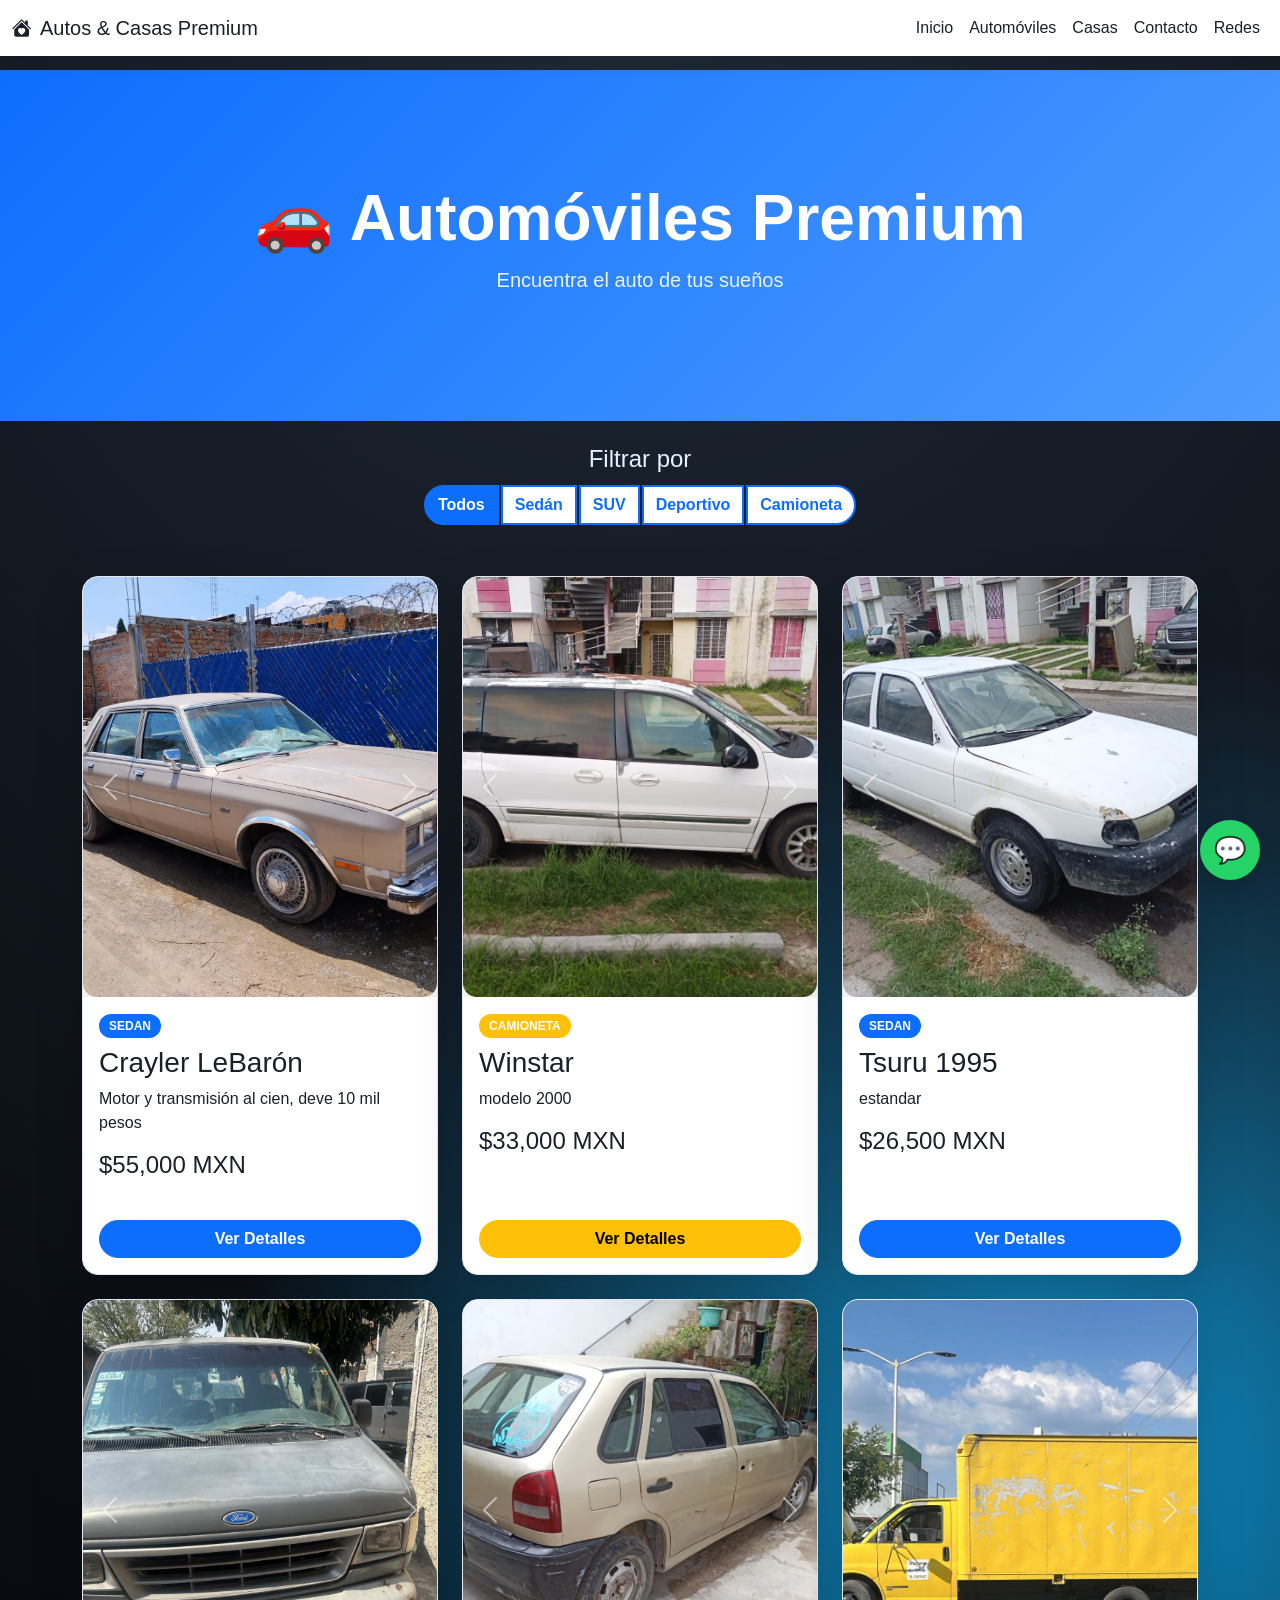
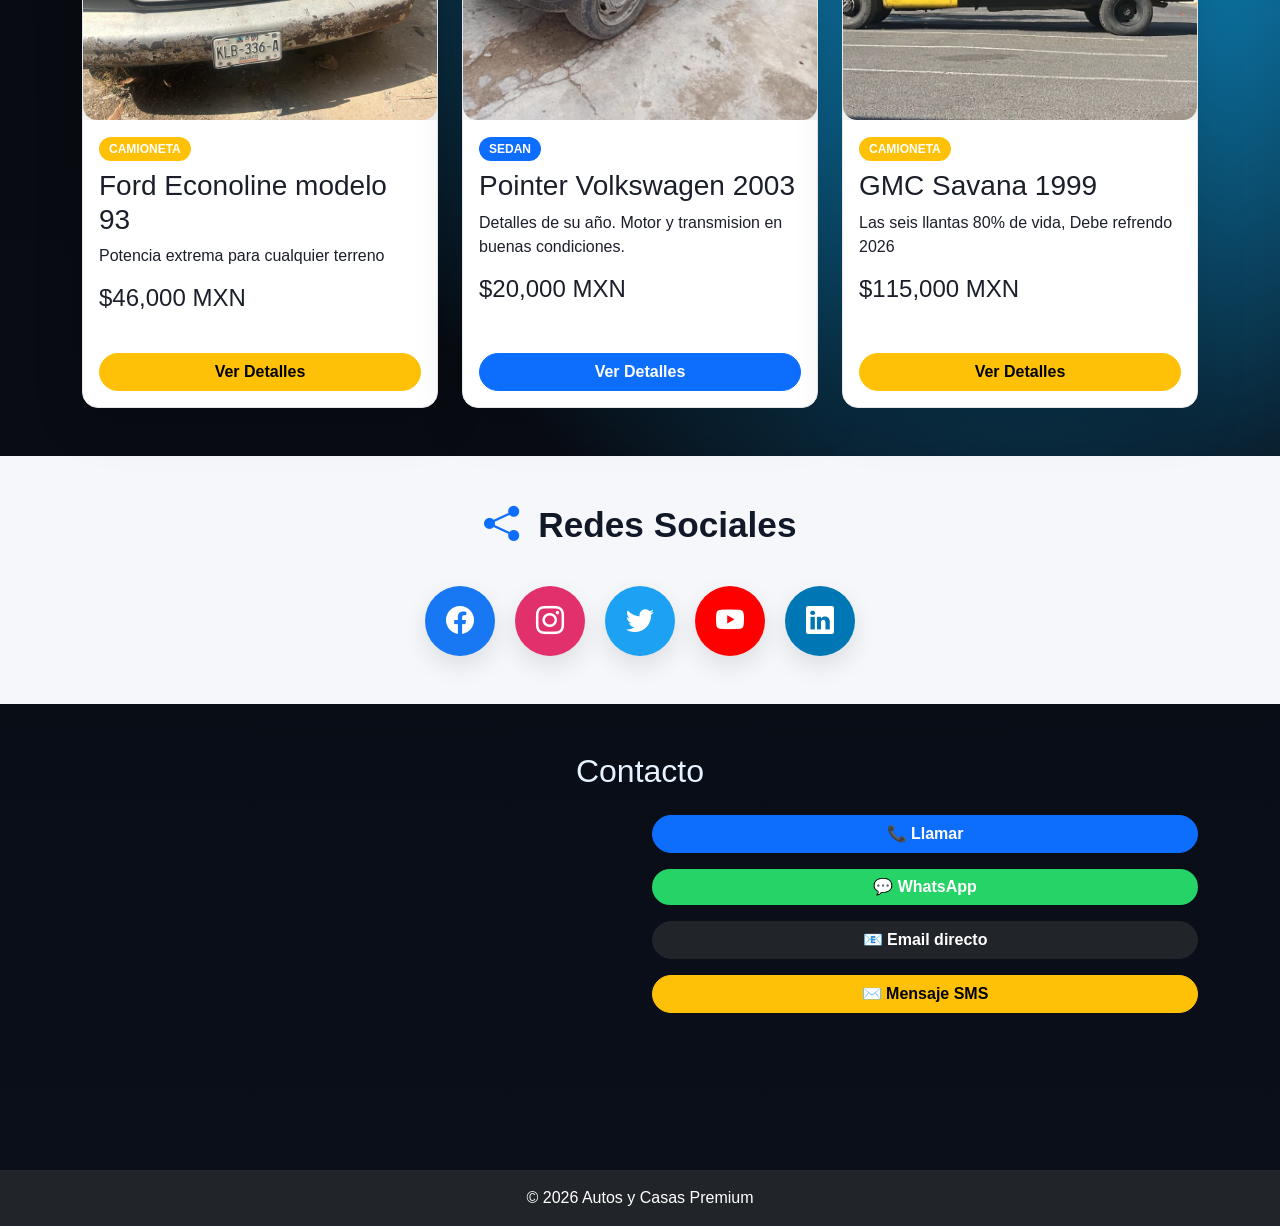
<file: index.html>
<!DOCTYPE html>
<html lang="es">
<head>
<meta charset="UTF-8">
<meta name="viewport" content="width=device-width, initial-scale=1.0">

<title>Automóviles - Autos y Casas Premium</title>

<link href="https://cdn.jsdelivr.net/npm/bootstrap@5.3.0/dist/css/bootstrap.min.css" rel="stylesheet">
<link href="https://cdn.jsdelivr.net/npm/bootstrap-icons@1.10.0/font/bootstrap-icons.css" rel="stylesheet">

<link rel="stylesheet" href="styles.css">
</head>

<body>

<!-- NAV -->
<nav class="navbar navbar-expand-lg navbar-dark bg-dark fixed-top">
    <div class="container-fluid">

        <a class="navbar-brand" href="index.html">
            <i class="bi bi-house-heart-fill me-2"></i>Autos & Casas Premium
        </a>

        <button class="navbar-toggler" type="button" data-bs-toggle="collapse" data-bs-target="#navbarNav">
            <span class="navbar-toggler-icon"></span>
        </button>

        <div class="collapse navbar-collapse" id="navbarNav">
            <ul class="navbar-nav ms-auto">

                <li class="nav-item">
                    <a class="nav-link" href="index.html">Inicio</a>
                </li>

                <li class="nav-item">
                    <a class="nav-link active" href="automoviles.html">Automóviles</a>
                </li>

                <li class="nav-item">
                    <a class="nav-link" href="casas.html">Casas</a>
                </li>

                <li class="nav-item">
                    <a class="nav-link" href="#contacto">Contacto</a>
                </li>

                <li class="nav-item">
                    <a class="nav-link" href="#redes">Redes</a>
                </li>

            </ul>
        </div>

    </div>
</nav>

<!-- HEADER -->
<div class="page-header autos-header">
  <div class="overlay">
    <div class="container">
      <h1 class="display-3 fw-bold">🚗 Automóviles Premium</h1>
      <p class="lead">Encuentra el auto de tus sueños</p>
    </div>
  </div>
</div>

<!-- FILTRO -->
<div class="container my-4">
  <div class="text-center">

    <h4>Filtrar por</h4>

    <div class="btn-group" id="filterGroup">
      <button class="btn btn-outline-primary active" data-filter="todos">Todos</button>
      <button class="btn btn-outline-primary" data-filter="sedan">Sedán</button>
      <button class="btn btn-outline-primary" data-filter="suv">SUV</button>
      <button class="btn btn-outline-primary" data-filter="deportivo">Deportivo</button>
      <button class="btn btn-outline-primary" data-filter="camioneta">Camioneta</button>
    </div>

  </div>
</div>

<!-- GALERÍA -->
<div class="container my-5">
  <div class="row g-4" id="galeriaAutos"></div>
</div>



  <!-- ===================== REDES ===================== -->
<section id="redes" class="social-section py-5">
  <div class="container text-center">

    <h2 class="section-title">
      <i class="bi bi-share-fill"></i> Redes Sociales
    </h2>

    <div class="social-grid">

      <a href="https://facebook.com" target="_blank" class="social-btn facebook">
        <i class="bi bi-facebook"></i>
      </a>

      <a href="https://instagram.com" target="_blank" class="social-btn instagram">
        <i class="bi bi-instagram"></i>
      </a>

      <a href="https://twitter.com" target="_blank" class="social-btn twitter">
        <i class="bi bi-twitter"></i>
      </a>

      <a href="https://youtube.com" target="_blank" class="social-btn youtube">
        <i class="bi bi-youtube"></i>
      </a>

      <a href="https://linkedin.com" target="_blank" class="social-btn linkedin">
        <i class="bi bi-linkedin"></i>
      </a>

    </div>

  </div>
</section>



<!-- CONTACTO COMPLETO RESTAURADO -->
<section id="contacto" class="py-5">

  <div class="container">
    <h2 class="text-center mb-4">Contacto</h2>

    <div class="row g-4">

      <div class="col-lg-6">
        <iframe
          src="https://www.google.com/maps/embed?pb=!1m18..."
          width="100%" height="300" style="border:0;">
        </iframe>
      </div>

      <div class="col-lg-6">

        <div class="d-grid gap-3">

          <!-- TELÉFONO -->
          <a href="tel:+525512345678" class="btn btn-primary">
            📞 Llamar
          </a>

          <!-- WHATSAPP -->
          <a href="https://wa.me/525512345678" class="btn btn-success">
            💬 WhatsApp
          </a>

          <!-- EMAIL (RESTAURADO) -->
          <a href="mailto:ventas@autos.com" class="btn btn-dark">
            📧 Email directo
          </a>

          <!-- MENSAJE DIRECTO -->
          <a href="sms:+525512345678" class="btn btn-warning">
            ✉️ Mensaje SMS
          </a>

        </div>

      </div>

    </div>
  </div>

</section>

<!-- FOOTER -->
<footer class="bg-dark text-white text-center py-3">
  <p class="mb-0">© 2026 Autos y Casas Premium</p>
</footer>

<!-- WHATSAPP FLOAT -->
<a href="https://wa.me/525512345678" class="whatsapp-float">💬</a>

<!-- JS -->
<script src="https://cdn.jsdelivr.net/npm/bootstrap@5.3.0/dist/js/bootstrap.bundle.min.js"></script>
<script src="../js/main.js"></script>

</body>
</html>
</file>
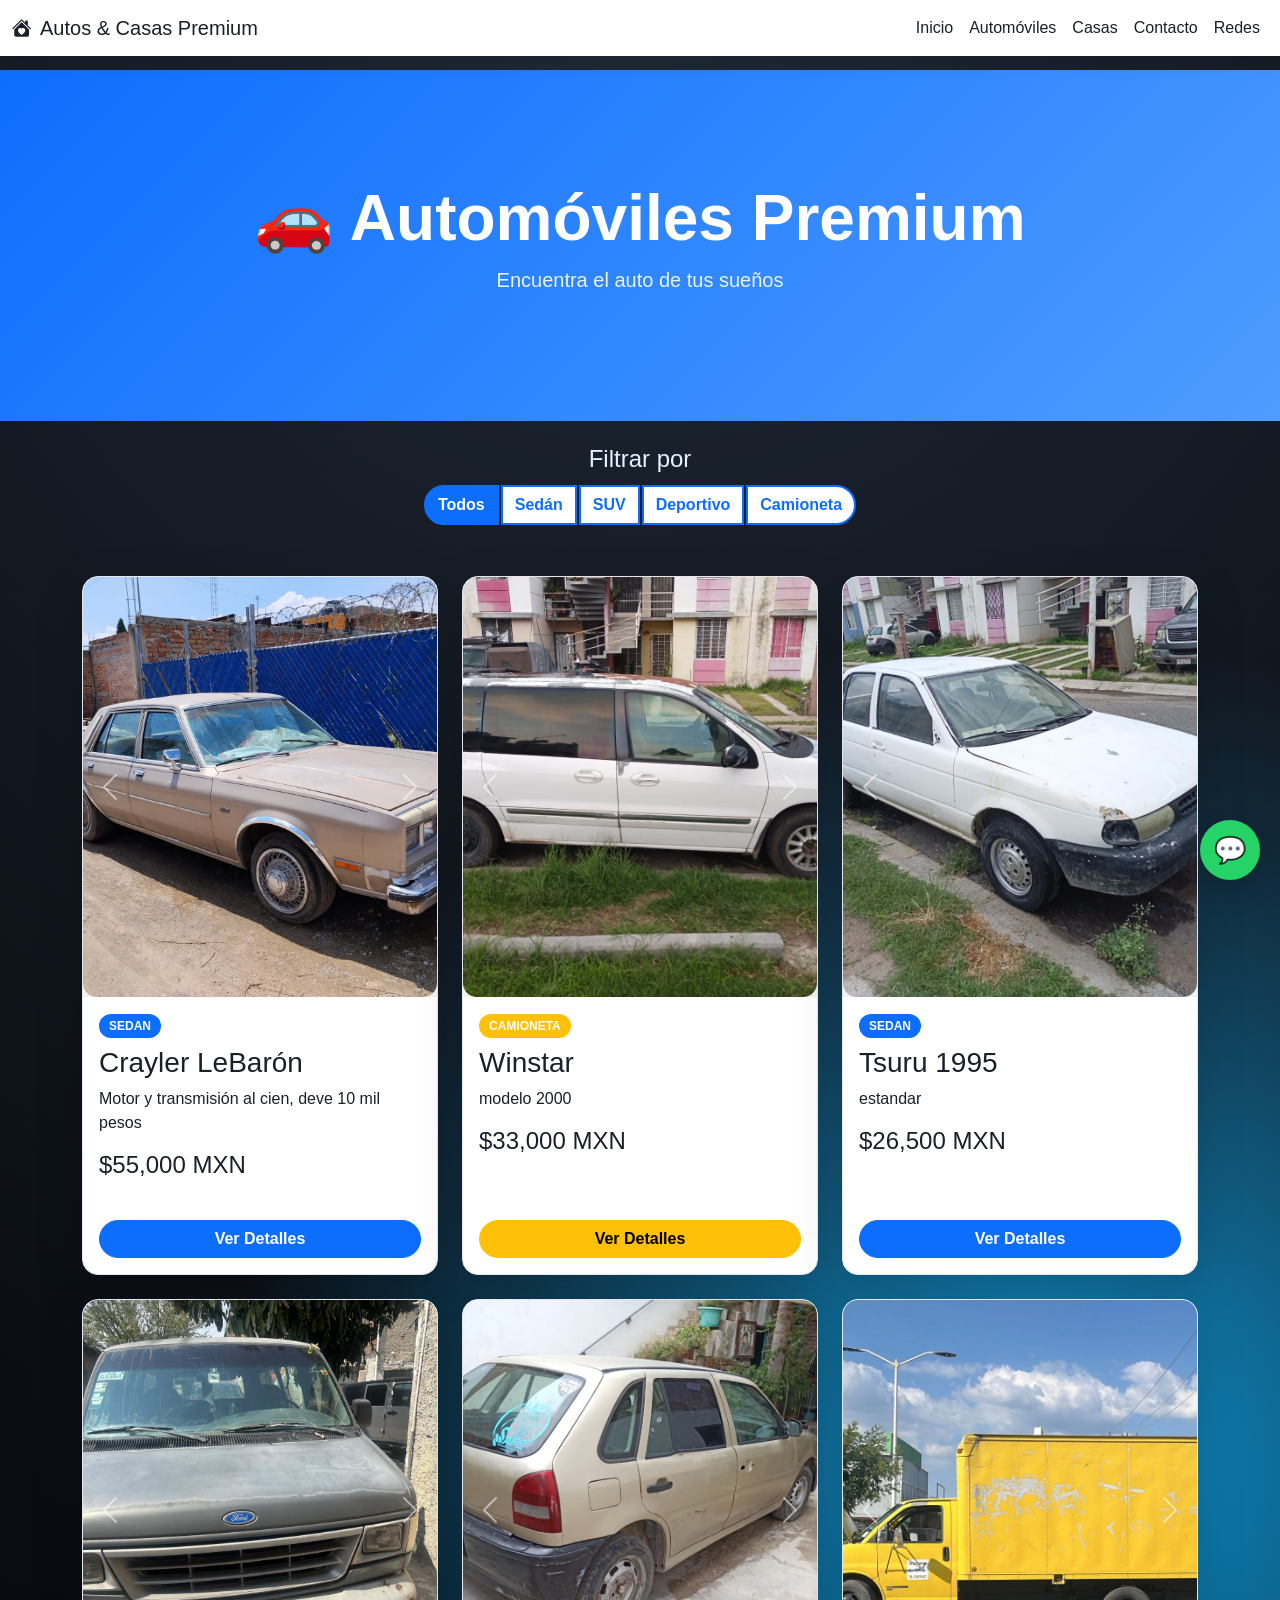
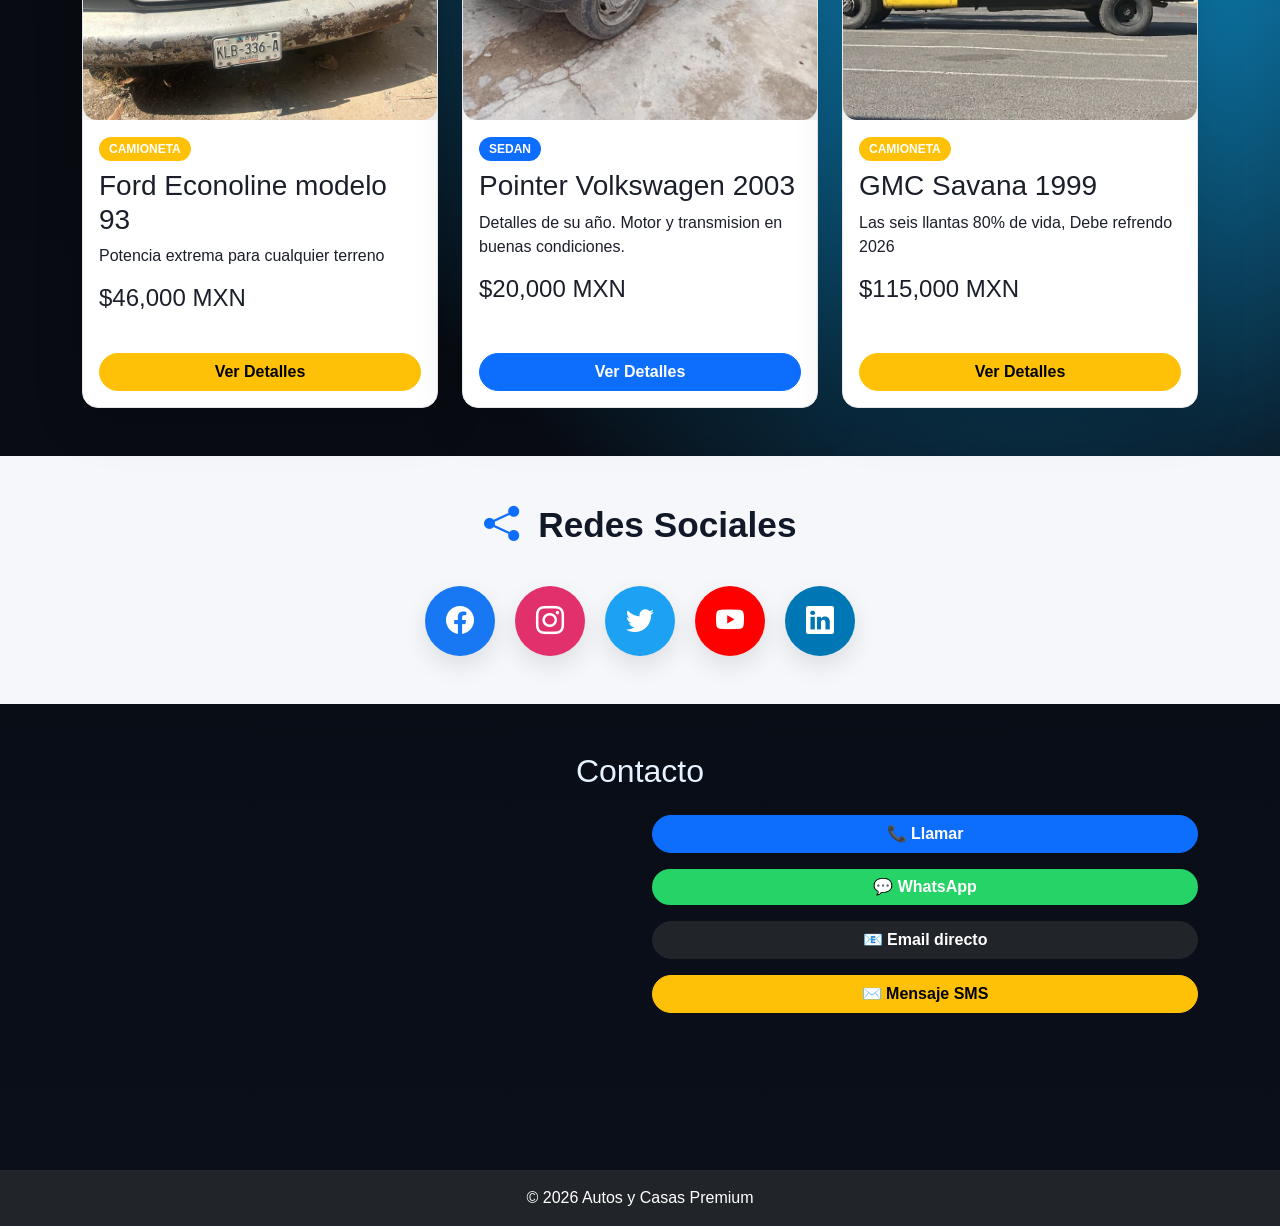
<file: pages/index.html>
<!DOCTYPE html>
<html lang="es">
<head>
<meta charset="UTF-8">
<meta name="viewport" content="width=device-width, initial-scale=1.0">

<title>Automóviles - Autos y Casas Premium</title>

<link href="https://cdn.jsdelivr.net/npm/bootstrap@5.3.0/dist/css/bootstrap.min.css" rel="stylesheet">
<link href="https://cdn.jsdelivr.net/npm/bootstrap-icons@1.10.0/font/bootstrap-icons.css" rel="stylesheet">

<link rel="stylesheet" href="../css/styles.css">
</head>

<body>

<!-- NAV -->
<nav class="navbar navbar-expand-lg navbar-dark bg-dark fixed-top">
    <div class="container-fluid">

        <a class="navbar-brand" href="../index.html">
            <i class="bi bi-house-heart-fill me-2"></i>Autos & Casas Premium
        </a>

        <button class="navbar-toggler" type="button" data-bs-toggle="collapse" data-bs-target="#navbarNav">
            <span class="navbar-toggler-icon"></span>
        </button>

        <div class="collapse navbar-collapse" id="navbarNav">
            <ul class="navbar-nav ms-auto">

                <li class="nav-item">
                    <a class="nav-link" href="../index.html">Inicio</a>
                </li>

                <li class="nav-item">
                    <a class="nav-link active" href="automoviles.html">Automóviles</a>
                </li>

                <li class="nav-item">
                    <a class="nav-link" href="casas.html">Casas</a>
                </li>

                <li class="nav-item">
                    <a class="nav-link" href="#contacto">Contacto</a>
                </li>

                <li class="nav-item">
                    <a class="nav-link" href="#redes">Redes</a>
                </li>

            </ul>
        </div>

    </div>
</nav>

<!-- HEADER -->
<div class="page-header autos-header">
  <div class="overlay">
    <div class="container">
      <h1 class="display-3 fw-bold">🚗 Automóviles Premium</h1>
      <p class="lead">Encuentra el auto de tus sueños</p>
    </div>
  </div>
</div>

<!-- FILTRO -->
<div class="container my-4">
  <div class="text-center">

    <h4>Filtrar por</h4>

    <div class="btn-group" id="filterGroup">
      <button class="btn btn-outline-primary active" data-filter="todos">Todos</button>
      <button class="btn btn-outline-primary" data-filter="sedan">Sedán</button>
      <button class="btn btn-outline-primary" data-filter="suv">SUV</button>
      <button class="btn btn-outline-primary" data-filter="deportivo">Deportivo</button>
      <button class="btn btn-outline-primary" data-filter="camioneta">Camioneta</button>
    </div>

  </div>
</div>

<!-- GALERÍA -->
<div class="container my-5">
  <div class="row g-4" id="galeriaAutos"></div>
</div>



  <!-- ===================== REDES ===================== -->
<section id="redes" class="social-section py-5">
  <div class="container text-center">

    <h2 class="section-title">
      <i class="bi bi-share-fill"></i> Redes Sociales
    </h2>

    <div class="social-grid">

      <a href="https://facebook.com" target="_blank" class="social-btn facebook">
        <i class="bi bi-facebook"></i>
      </a>

      <a href="https://instagram.com" target="_blank" class="social-btn instagram">
        <i class="bi bi-instagram"></i>
      </a>

      <a href="https://twitter.com" target="_blank" class="social-btn twitter">
        <i class="bi bi-twitter"></i>
      </a>

      <a href="https://youtube.com" target="_blank" class="social-btn youtube">
        <i class="bi bi-youtube"></i>
      </a>

      <a href="https://linkedin.com" target="_blank" class="social-btn linkedin">
        <i class="bi bi-linkedin"></i>
      </a>

    </div>

  </div>
</section>



<!-- CONTACTO COMPLETO RESTAURADO -->
<section id="contacto" class="py-5">

  <div class="container">
    <h2 class="text-center mb-4">Contacto</h2>

    <div class="row g-4">

      <div class="col-lg-6">
        <iframe
          src="https://www.google.com/maps/embed?pb=!1m18..."
          width="100%" height="300" style="border:0;">
        </iframe>
      </div>

      <div class="col-lg-6">

        <div class="d-grid gap-3">

          <!-- TELÉFONO -->
          <a href="tel:+525512345678" class="btn btn-primary">
            📞 Llamar
          </a>

          <!-- WHATSAPP -->
          <a href="https://wa.me/525512345678" class="btn btn-success">
            💬 WhatsApp
          </a>

          <!-- EMAIL (RESTAURADO) -->
          <a href="mailto:ventas@autos.com" class="btn btn-dark">
            📧 Email directo
          </a>

          <!-- MENSAJE DIRECTO -->
          <a href="sms:+525512345678" class="btn btn-warning">
            ✉️ Mensaje SMS
          </a>

        </div>

      </div>

    </div>
  </div>

</section>

<!-- FOOTER -->
<footer class="bg-dark text-white text-center py-3">
  <p class="mb-0">© 2026 Autos y Casas Premium</p>
</footer>

<!-- WHATSAPP FLOAT -->
<a href="https://wa.me/525512345678" class="whatsapp-float">💬</a>

<!-- JS -->
<script src="https://cdn.jsdelivr.net/npm/bootstrap@5.3.0/dist/js/bootstrap.bundle.min.js"></script>
<script src="../js/main.js"></script>

</body>
</html>
</file>
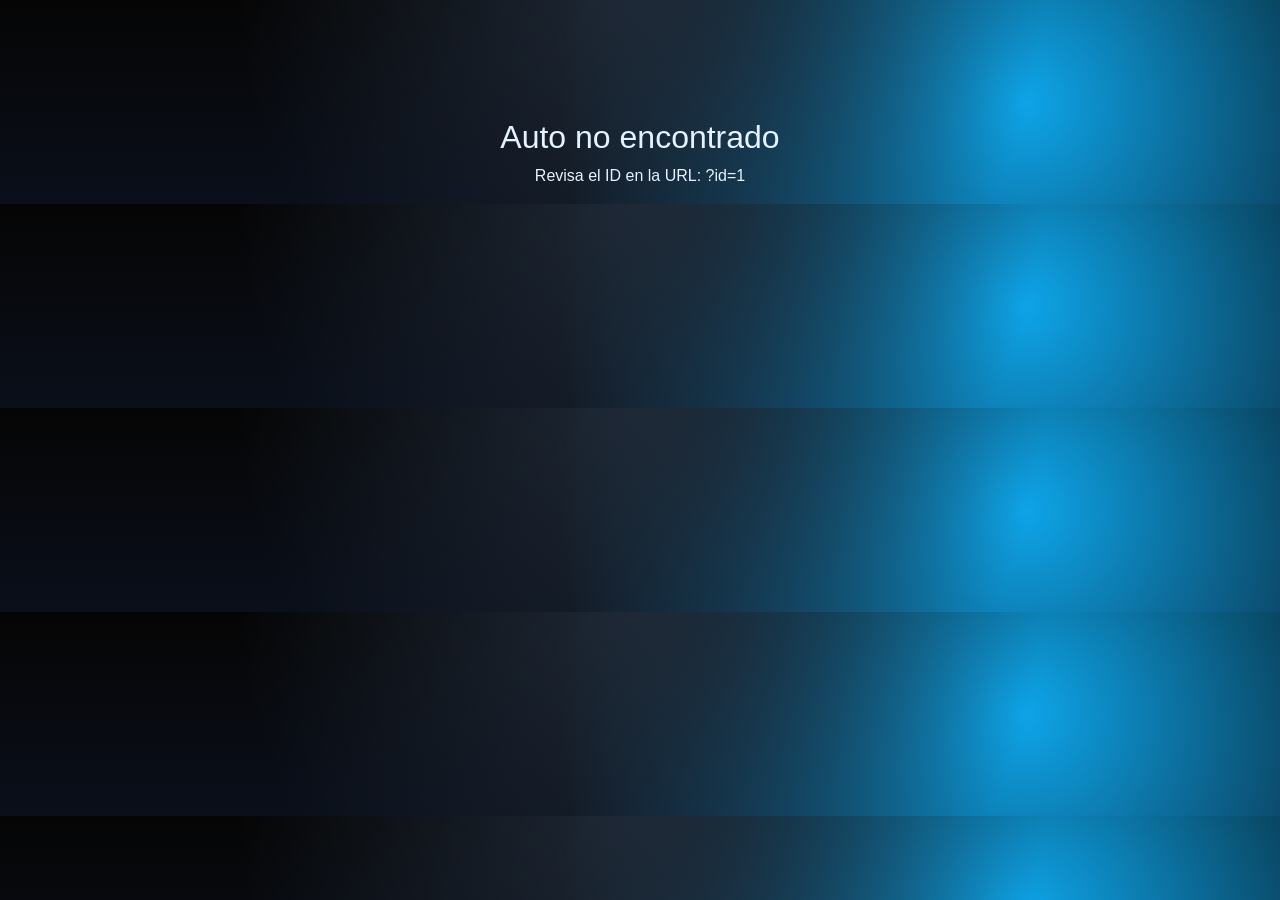
<file: auto7.html>
<!DOCTYPE html>
<html lang="es">
<head>
<meta charset="UTF-8">
<meta name="viewport" content="width=device-width, initial-scale=1.0">

<title>Detalle Auto</title>

<link href="https://cdn.jsdelivr.net/npm/bootstrap@5.3.0/dist/css/bootstrap.min.css" rel="stylesheet">
<link href="https://cdn.jsdelivr.net/npm/bootstrap-icons@1.10.0/font/bootstrap-icons.css" rel="stylesheet">

<link rel="stylesheet" href="styles.css">
</head>

<body>

<!-- NAV -->
<nav class="navbar navbar-light bg-white shadow-sm">
  <div class="container">
    <a href="index.html">← Volver</a>
  </div>
</nav>

<div class="container my-5">

  <div class="row g-5">

    <!-- IZQUIERDA -->
    <div class="col-lg-7">

      <div id="carouselAuto" class="carousel slide">
        <div class="carousel-inner" id="carouselInner"></div>

        <button class="carousel-control-prev" type="button" data-bs-target="#carouselAuto" data-bs-slide="prev">
          <span class="carousel-control-prev-icon"></span>
        </button>

        <button class="carousel-control-next" type="button" data-bs-target="#carouselAuto" data-bs-slide="next">
          <span class="carousel-control-next-icon"></span>
        </button>
      </div>

    </div>

    <!-- DERECHA -->
    <div class="col-lg-5">

      <h1 id="titulo"></h1>

      <p class="precio" id="precio"></p>

      <p id="descripcion"></p>

      <div class="d-grid gap-3">

        <a id="whatsapp" class="btn btn-success btn-custom">
          WhatsApp
        </a>

        <button class="btn btn-outline-primary btn-custom">
          Más info
        </button>

      </div>

      <div class="row g-3 mt-3" id="specs"></div>

    </div>

  </div>

  <!-- GALERÍA -->
  <div class="mt-5">
    <h4>Galería</h4>
    <div class="galeria-grid" id="galeria"></div>
  </div>

  <!-- FICHA -->
  <div class="mt-5">
    <h2>Ficha Técnica</h2>
    <div class="ficha-grid" id="ficha"></div>
  </div>

</div>

<!-- MODAL -->
<div class="modal-img" onclick="closeImg()" id="modal">
  <img id="img">
</div>

<!-- WHATSAPP FLOTANTE -->
<a class="whatsapp" href="https://wa.me/525512345678">💬</a>

<script src="https://cdn.jsdelivr.net/npm/bootstrap@5.3.0/dist/js/bootstrap.bundle.min.js"></script>

<script src="../js/car-detail.js"></script>

</body>
</html>
</file>
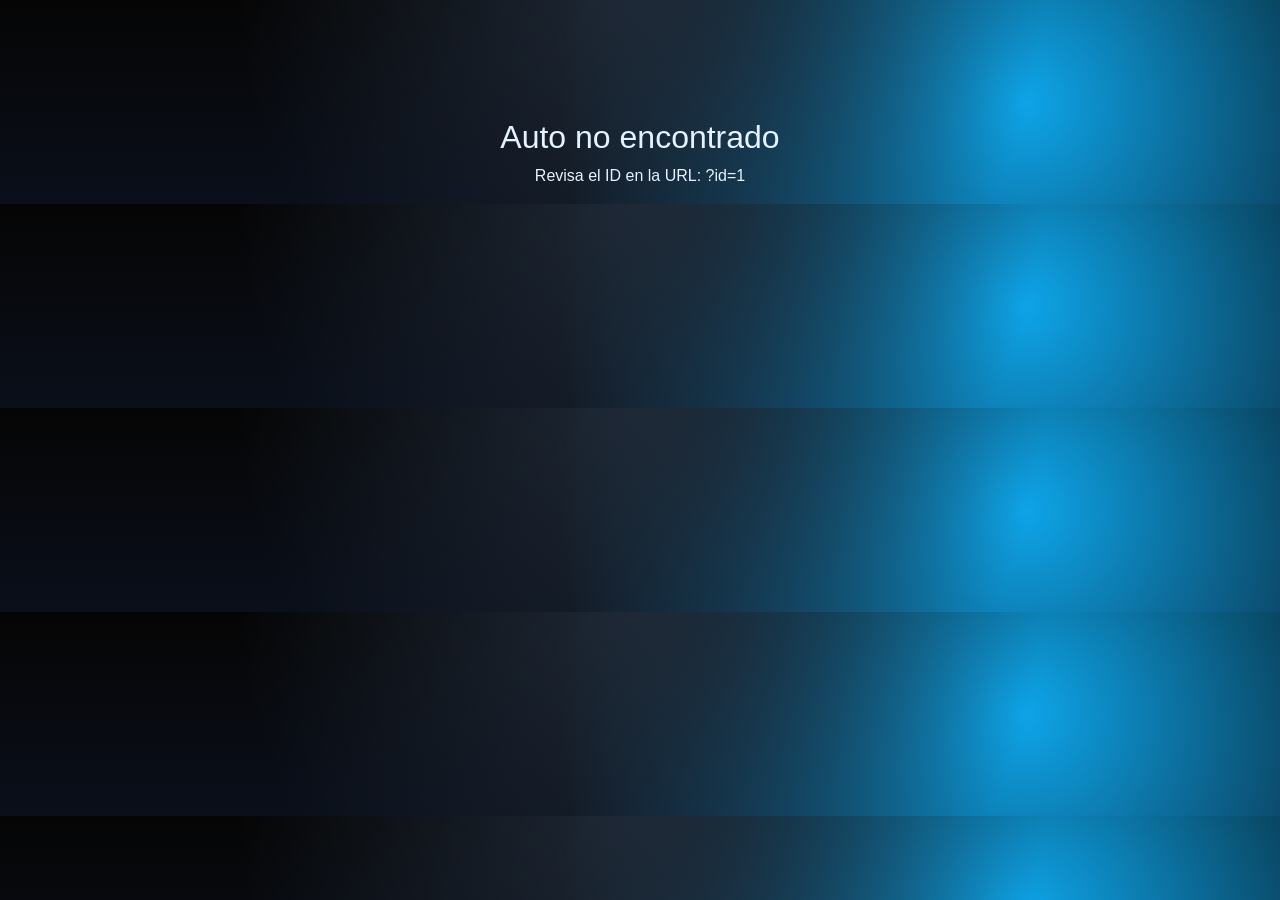
<file: pages/auto7.html>
<!DOCTYPE html>
<html lang="es">
<head>
<meta charset="UTF-8">
<meta name="viewport" content="width=device-width, initial-scale=1.0">

<title>Detalle Auto</title>

<link href="https://cdn.jsdelivr.net/npm/bootstrap@5.3.0/dist/css/bootstrap.min.css" rel="stylesheet">
<link href="https://cdn.jsdelivr.net/npm/bootstrap-icons@1.10.0/font/bootstrap-icons.css" rel="stylesheet">

<link rel="stylesheet" href="../css/styles.css">
</head>

<body>

<!-- NAV -->
<nav class="navbar navbar-light bg-white shadow-sm">
  <div class="container">
    <a href="index.html">← Volver</a>
  </div>
</nav>

<div class="container my-5">

  <div class="row g-5">

    <!-- IZQUIERDA -->
    <div class="col-lg-7">

      <div id="carouselAuto" class="carousel slide">
        <div class="carousel-inner" id="carouselInner"></div>

        <button class="carousel-control-prev" type="button" data-bs-target="#carouselAuto" data-bs-slide="prev">
          <span class="carousel-control-prev-icon"></span>
        </button>

        <button class="carousel-control-next" type="button" data-bs-target="#carouselAuto" data-bs-slide="next">
          <span class="carousel-control-next-icon"></span>
        </button>
      </div>

    </div>

    <!-- DERECHA -->
    <div class="col-lg-5">

      <h1 id="titulo"></h1>

      <p class="precio" id="precio"></p>

      <p id="descripcion"></p>

      <div class="d-grid gap-3">

        <a id="whatsapp" class="btn btn-success btn-custom">
          WhatsApp
        </a>

        <button class="btn btn-outline-primary btn-custom">
          Más info
        </button>

      </div>

      <div class="row g-3 mt-3" id="specs"></div>

    </div>

  </div>

  <!-- GALERÍA -->
  <div class="mt-5">
    <h4>Galería</h4>
    <div class="galeria-grid" id="galeria"></div>
  </div>

  <!-- FICHA -->
  <div class="mt-5">
    <h2>Ficha Técnica</h2>
    <div class="ficha-grid" id="ficha"></div>
  </div>

</div>

<!-- MODAL -->
<div class="modal-img" onclick="closeImg()" id="modal">
  <img id="img">
</div>

<!-- WHATSAPP FLOTANTE -->
<a class="whatsapp" href="https://wa.me/525512345678">💬</a>

<script src="https://cdn.jsdelivr.net/npm/bootstrap@5.3.0/dist/js/bootstrap.bundle.min.js"></script>

<script src="../js/car-detail.js"></script>

</body>
</html>
</file>
<file: styles.css>
/* =========================
   BASE GENERAL (CLARO)
========================= */
body {
  background: #f5f7fb;
  color: #1b1f2a;
  font-family: 'Segoe UI', sans-serif;
  padding-top: 70px;
}

/* =========================
   NAVBAR
========================= */
.navbar {
  background: #ffffff !important;
  box-shadow: 0 5px 20px rgba(0,0,0,0.08);
}

.navbar-brand,
.nav-link {
  color: #1b1f2a !important;
  font-weight: 500;
}

.nav-link:hover {
  color: #0d6efd !important;
}

/* =========================
   HEADER
========================= */
.page-header {
  padding: 110px 0;
  text-align: center;
  background: linear-gradient(135deg, #0d6efd, #4f9cff);
  color: white;
}

.page-header h1 {
  font-weight: 900;
}

.page-header p {
  opacity: 0.9;
}

/* =========================
   FILTROS
========================= */
.filter-section {
  background: #ffffff;
  padding: 20px;
  border-radius: 14px;
  border: 1px solid #e5e7eb;
  box-shadow: 0 10px 25px rgba(0,0,0,0.05);
}

.btn-group .btn {
  border-radius: 20px;
  margin: 3px;
}

/* =========================
   CARDS DE AUTOS
========================= */
.auto-tarjeta {
  background: #ffffff;
  border: 1px solid #e5e7eb;
  border-radius: 16px;
  overflow: hidden;
  transition: 0.3s ease;
  color: #1b1f2a;
  box-shadow: 0 10px 25px rgba(0,0,0,0.05);
}

.auto-tarjeta:hover {
  transform: translateY(-8px);
  box-shadow: 0 18px 40px rgba(0,0,0,0.12);
}

/* =========================
   IMÁGENES
========================= */
.carousel-inner img {
  height: 230px;
  object-fit: cover;
}

/* =========================
   TEXTOS
========================= */
.card-title {
  font-weight: 700;
}

.card-text {
  color: #6b7280;
}

/* =========================
   BADGES
========================= */
.badge {
  padding: 6px 10px;
  border-radius: 20px;
  font-weight: 600;
}

/* =========================
   LISTA ESPECIFICACIONES
========================= */
.specs-list li {
  padding: 4px 0;
  font-size: 14px;
  color: #6b7280;
}

/* =========================
   PRECIO
========================= */
.price-tag h4 {
  font-weight: 800;
}

/* =========================
   BOTONES
========================= */
.btn {
  border-radius: 30px;
  font-weight: 600;
  transition: 0.3s;
}

.btn:hover {
  transform: translateY(-4px);
}

/* =========================
   CONTACTO
========================= */
/* =========================
   CONTACTO MODERNO
========================= */
/* ================= CONTACTO GENERAL ================= */

.contact-wrapper{
  background:#f5f7fb;
}

/* MAPA */
.map-box{
  height:100%;
  min-height:420px;
  border-radius:16px;
  overflow:hidden;
  box-shadow:0 10px 30px rgba(0,0,0,0.1);
}

.map-box iframe{
  width:100%;
  height:100%;
  border:0;
}

/* PANEL CONTACTO */
.contact-panel{
  background:#fff;
  border-radius:16px;
  padding:25px;
  height:100%;
  box-shadow:0 10px 30px rgba(0,0,0,0.08);
  display:flex;
  flex-direction:column;
  gap:12px;
}

/* BOTONES */
.contact-btn{
  display:flex;
  align-items:center;
  gap:12px;
  padding:14px 16px;
  border-radius:12px;
  text-decoration:none;
  font-weight:600;
  color:#1f2937;
  background:#f3f4f6;
  transition:0.3s;
}

.contact-btn i{
  font-size:20px;
  color:#0d6efd;
}

/* hover general */
.contact-btn:hover{
  transform:translateY(-3px);
  background:#e9eefc;
}

/* variantes */
.contact-btn.whatsapp i{ color:#25D366; }
.contact-btn.whatsapp:hover{ background:#e9fff0; }

.contact-btn.email i{ color:#dc3545; }
.contact-btn.email:hover{ background:#ffecec; }

.contact-btn.alt i{ color:#6c757d; }

/* INFO HORARIO */
.info-box{
  margin-top:10px;
  padding:15px;
  border-radius:12px;
  background:#0d6efd;
  color:white;
  text-align:center;
}

.info-box i{
  font-size:22px;
  margin-bottom:5px;
  display:block;
}

/* =========================
   REDES SOCIALES MODERNAS
========================= */
.social-section {
  background: #f5f7fb;
}

.social-grid {
  display: flex;
  justify-content: center;
  gap: 20px;
  flex-wrap: wrap;
}

/* BOTONES REDES */
.social-btn {
  width: 70px;
  height: 70px;
  border-radius: 50%;
  display: flex;
  justify-content: center;
  align-items: center;
  font-size: 28px;
  color: white;
  transition: 0.3s;
  box-shadow: 0 10px 25px rgba(0,0,0,0.1);
  text-decoration: none;
}

/* HOVER ANIMADO */
.social-btn:hover {
  transform: translateY(-8px) scale(1.05);
}

/* COLORES POR RED */
.facebook { background: #1877f2; }
.instagram { background: #e1306c; }
.twitter { background: #1da1f2; }
.youtube { background: #ff0000; }
.linkedin { background: #0077b5; }


/* ================= TITULOS PREMIUM ================= */

.section-title{
  text-align:center;
  font-weight:800;
  font-size:2.2rem;
  position:relative;
  display:inline-block;
  margin:0 auto 40px;
  cursor:default;
  transition:0.4s;
  color:#111827;
}

/* icono */
.section-title i{
  margin-right:10px;
  color:#0d6efd;
  transition:0.4s;
}

/* línea inferior animada */
.section-title::after{
  content:"";
  position:absolute;
  left:50%;
  bottom:-10px;
  width:0%;
  height:3px;
  background:linear-gradient(90deg,#0d6efd,#00c2ff);
  transition:0.4s ease;
  transform:translateX(-50%);
  border-radius:10px;
}

/* hover efecto */
.section-title:hover{
  transform:translateY(-4px);
  letter-spacing:1px;
  color:#0d6efd;
}

/* icono en hover */
.section-title:hover i{
  transform:rotate(-10deg) scale(1.2);
  color:#00c2ff;
}

/* línea aparece */
.section-title:hover::after{
  width:60%;
}

/* brillo suave */
.section-title::before{
  content:"";
  position:absolute;
  width:120%;
  height:120%;
  left:-10%;
  top:-10%;
  background:radial-gradient(circle,rgba(13,110,253,0.15),transparent 60%);
  opacity:0;
  transition:0.4s;
  z-index:-1;
  border-radius:20px;
}

.section-title:hover::before{
  opacity:1;
}




/* =========================
   FOOTER
========================= */
footer {
  background: #111827;
  color: #d1d5db;
}

/* =========================
   WHATSAPP
========================= */
.whatsapp-float {
  position: fixed;
  bottom: 20px;
  right: 20px;
  background: #25d366;
  color: white;
  width: 60px;
  height: 60px;
  border-radius: 50%;
  display: flex;
  justify-content: center;
  align-items: center;
  font-size: 26px;
  box-shadow: 0 10px 30px rgba(0,0,0,0.2);
  text-decoration: none;
  transition: 0.3s;
}

.whatsapp-float:hover {
  transform: scale(1.1);
}





































body{
  background:
    radial-gradient(circle at 50% 0%, #1f2937 0%, transparent 60%),
    radial-gradient(circle at 80% 50%, #0ea5e9 0%, transparent 45%),
    linear-gradient(180deg, #050505 0%, #0a0f1a 100%);
  color:#e5f2ff;
}
/* ===== CARRUSEL PRINCIPAL ===== */
.carousel-inner img{
  height:420px;
  object-fit:cover;
  border-radius:14px;
  box-shadow:0 15px 35px rgba(0,0,0,0.12);
  transition:0.5s;
}

/* efecto suave de cambio */
.carousel-item{
  transition: transform .6s ease-in-out;
}

/* ===== TITULO PRO ===== */
h1{
  font-weight:900;
  transition:0.3s;
}

h1:hover{
  color:#0d6efd;
  transform:translateY(-3px);
  text-shadow:0 12px 25px rgba(13,110,253,0.25);
}

/* ===== PRECIO ===== */
.precio{
  font-size: 2rem;
  font-weight: 900;
  background: linear-gradient(135deg,#0d6efd,#00c2ff);
  color: #fff;
  padding: 10px 15px;
  border-radius: 12px;
  display: inline-block;
  box-shadow: 0 10px 25px rgba(13,110,253,0.25);
  transition: 0.35s ease;
  position: relative;
  overflow: hidden;
}

/* LUZ INTERNA */
.precio::before{
  content:"";
  position:absolute;
  top:-50%;
  left:-50%;
  width:200%;
  height:200%;
  background: radial-gradient(circle, rgba(255,255,255,0.25), transparent 60%);
  transform: scale(0);
  transition: 0.5s ease;
}

/* HOVER EFECTO */
.precio:hover{
  transform: translateY(-4px) scale(1.05);
  box-shadow:
    0 20px 45px rgba(13,110,253,0.45),
    0 0 25px rgba(0,194,255,0.35);
  letter-spacing: 1px;
}

/* ACTIVA LUZ */
.precio:hover::before{
  transform: scale(1);
}

/* opcional: suaviza texto */
.precio:hover{
  color: #eaf6ff;
}
/* ===== BOTONES ===== */
.btn-custom{
  border-radius:30px;
  padding:12px;
  font-weight:bold;
  transition:0.3s;
  position:relative;
  overflow:hidden;
}

.btn-success{
  background:#25D366;
  border:none;
}

.btn-success:hover{
  transform:translateY(-4px);
  box-shadow:0 15px 30px rgba(37,211,102,0.35);
}

.btn-outline-primary{
  background:white;
  border:2px solid #0d6efd;
  color:#0d6efd;
}

.btn-outline-primary:hover{
  background:#0d6efd;
  color:white;
  transform:translateY(-4px);
  box-shadow:0 15px 30px rgba(13,110,253,0.3);
}

/* ===== SPEC CARDS ===== */
.spec-card{
  background: rgba(10, 15, 25, 0.65);
  border-radius: 12px;
  padding: 18px;
  text-align: center;
  transition: 0.3s;
  border: 1px solid rgba(255,255,255,0.08);
  color: #eaf2ff;
  backdrop-filter: blur(10px);
  -webkit-backdrop-filter: blur(10px);
}

/* hover */
.spec-card:hover{
  transform: translateY(-6px);
  box-shadow: 0 15px 30px rgba(13,110,253,0.25);
  border-color: rgba(13,110,253,0.4);
}

/* ===== GALERÍA ===== */
.galeria-grid{
  display:grid;
  grid-template-columns:repeat(auto-fill,minmax(90px,1fr));
  gap:10px;
}

.galeria-grid img{
  width:100%;
  border-radius:8px;
  cursor:pointer;
  transition:0.3s;
}

.galeria-grid img:hover{
  transform:scale(1.1);
  box-shadow:0 10px 25px rgba(13,110,253,0.25);
}

/* ===== MODAL ===== */
.modal-img{
  position:fixed;
  top:0;
  left:0;
  width:100%;
  height:100%;
  background:rgba(0,0,0,0.85);
  display:none;
  justify-content:center;
  align-items:center;
  z-index:999;
}

.modal-img img{
  max-width:90%;
  max-height:90%;
  border-radius:10px;
}

.ficha-grid{
  display:grid;
  grid-template-columns:repeat(auto-fit,minmax(180px,1fr));
  gap:15px;
}

/* CARD PRINCIPAL */
.ficha-item{
  background: rgba(10, 15, 25, 0.65);
  border-radius: 14px;
  padding: 18px;
  transition: 0.4s;
  border: 1px solid rgba(255,255,255,0.08);
  cursor: pointer;
  position: relative;
  overflow: hidden;
  backdrop-filter: blur(10px);
  -webkit-backdrop-filter: blur(10px);
  color: #eaf2ff;
}

/* LABEL (ej: Marca, Motor) */
.ficha-item span{
  font-size: 11px;
  color: rgba(255,255,255,0.55);
  text-transform: uppercase;
  letter-spacing: 0.5px;
}

/* VALOR (ej: Toyota, 2.5L) */
.ficha-item h5{
  margin-top: 5px;
  font-size: 17px;
  font-weight: 700;
  color: #ffffff;
}

/* EFECTO LUZ (LO MANTENEMOS PERO MÁS SUAVE) */
.ficha-item::before{
  content:"";
  position:absolute;
  width:200%;
  height:200%;
  background: linear-gradient(
    120deg,
    transparent,
    rgba(13,110,253,0.15),
    transparent
  );
  top:-100%;
  left:-100%;
  transition:0.6s;
}

/* ANIMACIÓN */
.ficha-item:hover::before{
  top:100%;
  left:100%;
}

.ficha-item:hover{
  transform: translateY(-6px);
  box-shadow: 0 15px 30px rgba(13,110,253,0.25);
  border-color: rgba(13,110,253,0.4);
}

/* ===== WHATSAPP FLOTANTE ===== */
.whatsapp{
  position:fixed;
  bottom:20px;
  right:20px;
  background:#25D366;
  color:white;
  width:60px;
  height:60px;
  border-radius:50%;
  display:flex;
  justify-content:center;
  align-items:center;
  font-size:28px;
  text-decoration:none;
  box-shadow:0 10px 25px rgba(0,0,0,0.2);
}

.whatsapp:hover{
  transform:scale(1.1);
}
</file>
<file: css/styles.css>
/* =========================
   BASE GENERAL (CLARO)
========================= */
body {
  background: #f5f7fb;
  color: #1b1f2a;
  font-family: 'Segoe UI', sans-serif;
  padding-top: 70px;
}

/* =========================
   NAVBAR
========================= */
.navbar {
  background: #ffffff !important;
  box-shadow: 0 5px 20px rgba(0,0,0,0.08);
}

.navbar-brand,
.nav-link {
  color: #1b1f2a !important;
  font-weight: 500;
}

.nav-link:hover {
  color: #0d6efd !important;
}

/* =========================
   HEADER
========================= */
.page-header {
  padding: 110px 0;
  text-align: center;
  background: linear-gradient(135deg, #0d6efd, #4f9cff);
  color: white;
}

.page-header h1 {
  font-weight: 900;
}

.page-header p {
  opacity: 0.9;
}

/* =========================
   FILTROS
========================= */
.filter-section {
  background: #ffffff;
  padding: 20px;
  border-radius: 14px;
  border: 1px solid #e5e7eb;
  box-shadow: 0 10px 25px rgba(0,0,0,0.05);
}

.btn-group .btn {
  border-radius: 20px;
  margin: 3px;
}

/* =========================
   CARDS DE AUTOS
========================= */
.auto-tarjeta {
  background: #ffffff;
  border: 1px solid #e5e7eb;
  border-radius: 16px;
  overflow: hidden;
  transition: 0.3s ease;
  color: #1b1f2a;
  box-shadow: 0 10px 25px rgba(0,0,0,0.05);
}

.auto-tarjeta:hover {
  transform: translateY(-8px);
  box-shadow: 0 18px 40px rgba(0,0,0,0.12);
}

/* =========================
   IMÁGENES
========================= */
.carousel-inner img {
  height: 230px;
  object-fit: cover;
}

/* =========================
   TEXTOS
========================= */
.card-title {
  font-weight: 700;
}

.card-text {
  color: #6b7280;
}

/* =========================
   BADGES
========================= */
.badge {
  padding: 6px 10px;
  border-radius: 20px;
  font-weight: 600;
}

/* =========================
   LISTA ESPECIFICACIONES
========================= */
.specs-list li {
  padding: 4px 0;
  font-size: 14px;
  color: #6b7280;
}

/* =========================
   PRECIO
========================= */
.price-tag h4 {
  font-weight: 800;
}

/* =========================
   BOTONES
========================= */
.btn {
  border-radius: 30px;
  font-weight: 600;
  transition: 0.3s;
}

.btn:hover {
  transform: translateY(-4px);
}

/* =========================
   CONTACTO
========================= */
/* =========================
   CONTACTO MODERNO
========================= */
/* ================= CONTACTO GENERAL ================= */

.contact-wrapper{
  background:#f5f7fb;
}

/* MAPA */
.map-box{
  height:100%;
  min-height:420px;
  border-radius:16px;
  overflow:hidden;
  box-shadow:0 10px 30px rgba(0,0,0,0.1);
}

.map-box iframe{
  width:100%;
  height:100%;
  border:0;
}

/* PANEL CONTACTO */
.contact-panel{
  background:#fff;
  border-radius:16px;
  padding:25px;
  height:100%;
  box-shadow:0 10px 30px rgba(0,0,0,0.08);
  display:flex;
  flex-direction:column;
  gap:12px;
}

/* BOTONES */
.contact-btn{
  display:flex;
  align-items:center;
  gap:12px;
  padding:14px 16px;
  border-radius:12px;
  text-decoration:none;
  font-weight:600;
  color:#1f2937;
  background:#f3f4f6;
  transition:0.3s;
}

.contact-btn i{
  font-size:20px;
  color:#0d6efd;
}

/* hover general */
.contact-btn:hover{
  transform:translateY(-3px);
  background:#e9eefc;
}

/* variantes */
.contact-btn.whatsapp i{ color:#25D366; }
.contact-btn.whatsapp:hover{ background:#e9fff0; }

.contact-btn.email i{ color:#dc3545; }
.contact-btn.email:hover{ background:#ffecec; }

.contact-btn.alt i{ color:#6c757d; }

/* INFO HORARIO */
.info-box{
  margin-top:10px;
  padding:15px;
  border-radius:12px;
  background:#0d6efd;
  color:white;
  text-align:center;
}

.info-box i{
  font-size:22px;
  margin-bottom:5px;
  display:block;
}

/* =========================
   REDES SOCIALES MODERNAS
========================= */
.social-section {
  background: #f5f7fb;
}

.social-grid {
  display: flex;
  justify-content: center;
  gap: 20px;
  flex-wrap: wrap;
}

/* BOTONES REDES */
.social-btn {
  width: 70px;
  height: 70px;
  border-radius: 50%;
  display: flex;
  justify-content: center;
  align-items: center;
  font-size: 28px;
  color: white;
  transition: 0.3s;
  box-shadow: 0 10px 25px rgba(0,0,0,0.1);
  text-decoration: none;
}

/* HOVER ANIMADO */
.social-btn:hover {
  transform: translateY(-8px) scale(1.05);
}

/* COLORES POR RED */
.facebook { background: #1877f2; }
.instagram { background: #e1306c; }
.twitter { background: #1da1f2; }
.youtube { background: #ff0000; }
.linkedin { background: #0077b5; }


/* ================= TITULOS PREMIUM ================= */

.section-title{
  text-align:center;
  font-weight:800;
  font-size:2.2rem;
  position:relative;
  display:inline-block;
  margin:0 auto 40px;
  cursor:default;
  transition:0.4s;
  color:#111827;
}

/* icono */
.section-title i{
  margin-right:10px;
  color:#0d6efd;
  transition:0.4s;
}

/* línea inferior animada */
.section-title::after{
  content:"";
  position:absolute;
  left:50%;
  bottom:-10px;
  width:0%;
  height:3px;
  background:linear-gradient(90deg,#0d6efd,#00c2ff);
  transition:0.4s ease;
  transform:translateX(-50%);
  border-radius:10px;
}

/* hover efecto */
.section-title:hover{
  transform:translateY(-4px);
  letter-spacing:1px;
  color:#0d6efd;
}

/* icono en hover */
.section-title:hover i{
  transform:rotate(-10deg) scale(1.2);
  color:#00c2ff;
}

/* línea aparece */
.section-title:hover::after{
  width:60%;
}

/* brillo suave */
.section-title::before{
  content:"";
  position:absolute;
  width:120%;
  height:120%;
  left:-10%;
  top:-10%;
  background:radial-gradient(circle,rgba(13,110,253,0.15),transparent 60%);
  opacity:0;
  transition:0.4s;
  z-index:-1;
  border-radius:20px;
}

.section-title:hover::before{
  opacity:1;
}




/* =========================
   FOOTER
========================= */
footer {
  background: #111827;
  color: #d1d5db;
}

/* =========================
   WHATSAPP
========================= */
.whatsapp-float {
  position: fixed;
  bottom: 20px;
  right: 20px;
  background: #25d366;
  color: white;
  width: 60px;
  height: 60px;
  border-radius: 50%;
  display: flex;
  justify-content: center;
  align-items: center;
  font-size: 26px;
  box-shadow: 0 10px 30px rgba(0,0,0,0.2);
  text-decoration: none;
  transition: 0.3s;
}

.whatsapp-float:hover {
  transform: scale(1.1);
}





































body{
  background:
    radial-gradient(circle at 50% 0%, #1f2937 0%, transparent 60%),
    radial-gradient(circle at 80% 50%, #0ea5e9 0%, transparent 45%),
    linear-gradient(180deg, #050505 0%, #0a0f1a 100%);
  color:#e5f2ff;
}
/* ===== CARRUSEL PRINCIPAL ===== */
.carousel-inner img{
  height:420px;
  object-fit:cover;
  border-radius:14px;
  box-shadow:0 15px 35px rgba(0,0,0,0.12);
  transition:0.5s;
}

/* efecto suave de cambio */
.carousel-item{
  transition: transform .6s ease-in-out;
}

/* ===== TITULO PRO ===== */
h1{
  font-weight:900;
  transition:0.3s;
}

h1:hover{
  color:#0d6efd;
  transform:translateY(-3px);
  text-shadow:0 12px 25px rgba(13,110,253,0.25);
}

/* ===== PRECIO ===== */
.precio{
  font-size: 2rem;
  font-weight: 900;
  background: linear-gradient(135deg,#0d6efd,#00c2ff);
  color: #fff;
  padding: 10px 15px;
  border-radius: 12px;
  display: inline-block;
  box-shadow: 0 10px 25px rgba(13,110,253,0.25);
  transition: 0.35s ease;
  position: relative;
  overflow: hidden;
}

/* LUZ INTERNA */
.precio::before{
  content:"";
  position:absolute;
  top:-50%;
  left:-50%;
  width:200%;
  height:200%;
  background: radial-gradient(circle, rgba(255,255,255,0.25), transparent 60%);
  transform: scale(0);
  transition: 0.5s ease;
}

/* HOVER EFECTO */
.precio:hover{
  transform: translateY(-4px) scale(1.05);
  box-shadow:
    0 20px 45px rgba(13,110,253,0.45),
    0 0 25px rgba(0,194,255,0.35);
  letter-spacing: 1px;
}

/* ACTIVA LUZ */
.precio:hover::before{
  transform: scale(1);
}

/* opcional: suaviza texto */
.precio:hover{
  color: #eaf6ff;
}
/* ===== BOTONES ===== */
.btn-custom{
  border-radius:30px;
  padding:12px;
  font-weight:bold;
  transition:0.3s;
  position:relative;
  overflow:hidden;
}

.btn-success{
  background:#25D366;
  border:none;
}

.btn-success:hover{
  transform:translateY(-4px);
  box-shadow:0 15px 30px rgba(37,211,102,0.35);
}

.btn-outline-primary{
  background:white;
  border:2px solid #0d6efd;
  color:#0d6efd;
}

.btn-outline-primary:hover{
  background:#0d6efd;
  color:white;
  transform:translateY(-4px);
  box-shadow:0 15px 30px rgba(13,110,253,0.3);
}

/* ===== SPEC CARDS ===== */
.spec-card{
  background: rgba(10, 15, 25, 0.65);
  border-radius: 12px;
  padding: 18px;
  text-align: center;
  transition: 0.3s;
  border: 1px solid rgba(255,255,255,0.08);
  color: #eaf2ff;
  backdrop-filter: blur(10px);
  -webkit-backdrop-filter: blur(10px);
}

/* hover */
.spec-card:hover{
  transform: translateY(-6px);
  box-shadow: 0 15px 30px rgba(13,110,253,0.25);
  border-color: rgba(13,110,253,0.4);
}

/* ===== GALERÍA ===== */
.galeria-grid{
  display:grid;
  grid-template-columns:repeat(auto-fill,minmax(90px,1fr));
  gap:10px;
}

.galeria-grid img{
  width:100%;
  border-radius:8px;
  cursor:pointer;
  transition:0.3s;
}

.galeria-grid img:hover{
  transform:scale(1.1);
  box-shadow:0 10px 25px rgba(13,110,253,0.25);
}

/* ===== MODAL ===== */
.modal-img{
  position:fixed;
  top:0;
  left:0;
  width:100%;
  height:100%;
  background:rgba(0,0,0,0.85);
  display:none;
  justify-content:center;
  align-items:center;
  z-index:999;
}

.modal-img img{
  max-width:90%;
  max-height:90%;
  border-radius:10px;
}

.ficha-grid{
  display:grid;
  grid-template-columns:repeat(auto-fit,minmax(180px,1fr));
  gap:15px;
}

/* CARD PRINCIPAL */
.ficha-item{
  background: rgba(10, 15, 25, 0.65);
  border-radius: 14px;
  padding: 18px;
  transition: 0.4s;
  border: 1px solid rgba(255,255,255,0.08);
  cursor: pointer;
  position: relative;
  overflow: hidden;
  backdrop-filter: blur(10px);
  -webkit-backdrop-filter: blur(10px);
  color: #eaf2ff;
}

/* LABEL (ej: Marca, Motor) */
.ficha-item span{
  font-size: 11px;
  color: rgba(255,255,255,0.55);
  text-transform: uppercase;
  letter-spacing: 0.5px;
}

/* VALOR (ej: Toyota, 2.5L) */
.ficha-item h5{
  margin-top: 5px;
  font-size: 17px;
  font-weight: 700;
  color: #ffffff;
}

/* EFECTO LUZ (LO MANTENEMOS PERO MÁS SUAVE) */
.ficha-item::before{
  content:"";
  position:absolute;
  width:200%;
  height:200%;
  background: linear-gradient(
    120deg,
    transparent,
    rgba(13,110,253,0.15),
    transparent
  );
  top:-100%;
  left:-100%;
  transition:0.6s;
}

/* ANIMACIÓN */
.ficha-item:hover::before{
  top:100%;
  left:100%;
}

.ficha-item:hover{
  transform: translateY(-6px);
  box-shadow: 0 15px 30px rgba(13,110,253,0.25);
  border-color: rgba(13,110,253,0.4);
}

/* ===== WHATSAPP FLOTANTE ===== */
.whatsapp{
  position:fixed;
  bottom:20px;
  right:20px;
  background:#25D366;
  color:white;
  width:60px;
  height:60px;
  border-radius:50%;
  display:flex;
  justify-content:center;
  align-items:center;
  font-size:28px;
  text-decoration:none;
  box-shadow:0 10px 25px rgba(0,0,0,0.2);
}

.whatsapp:hover{
  transform:scale(1.1);
}
</file>
